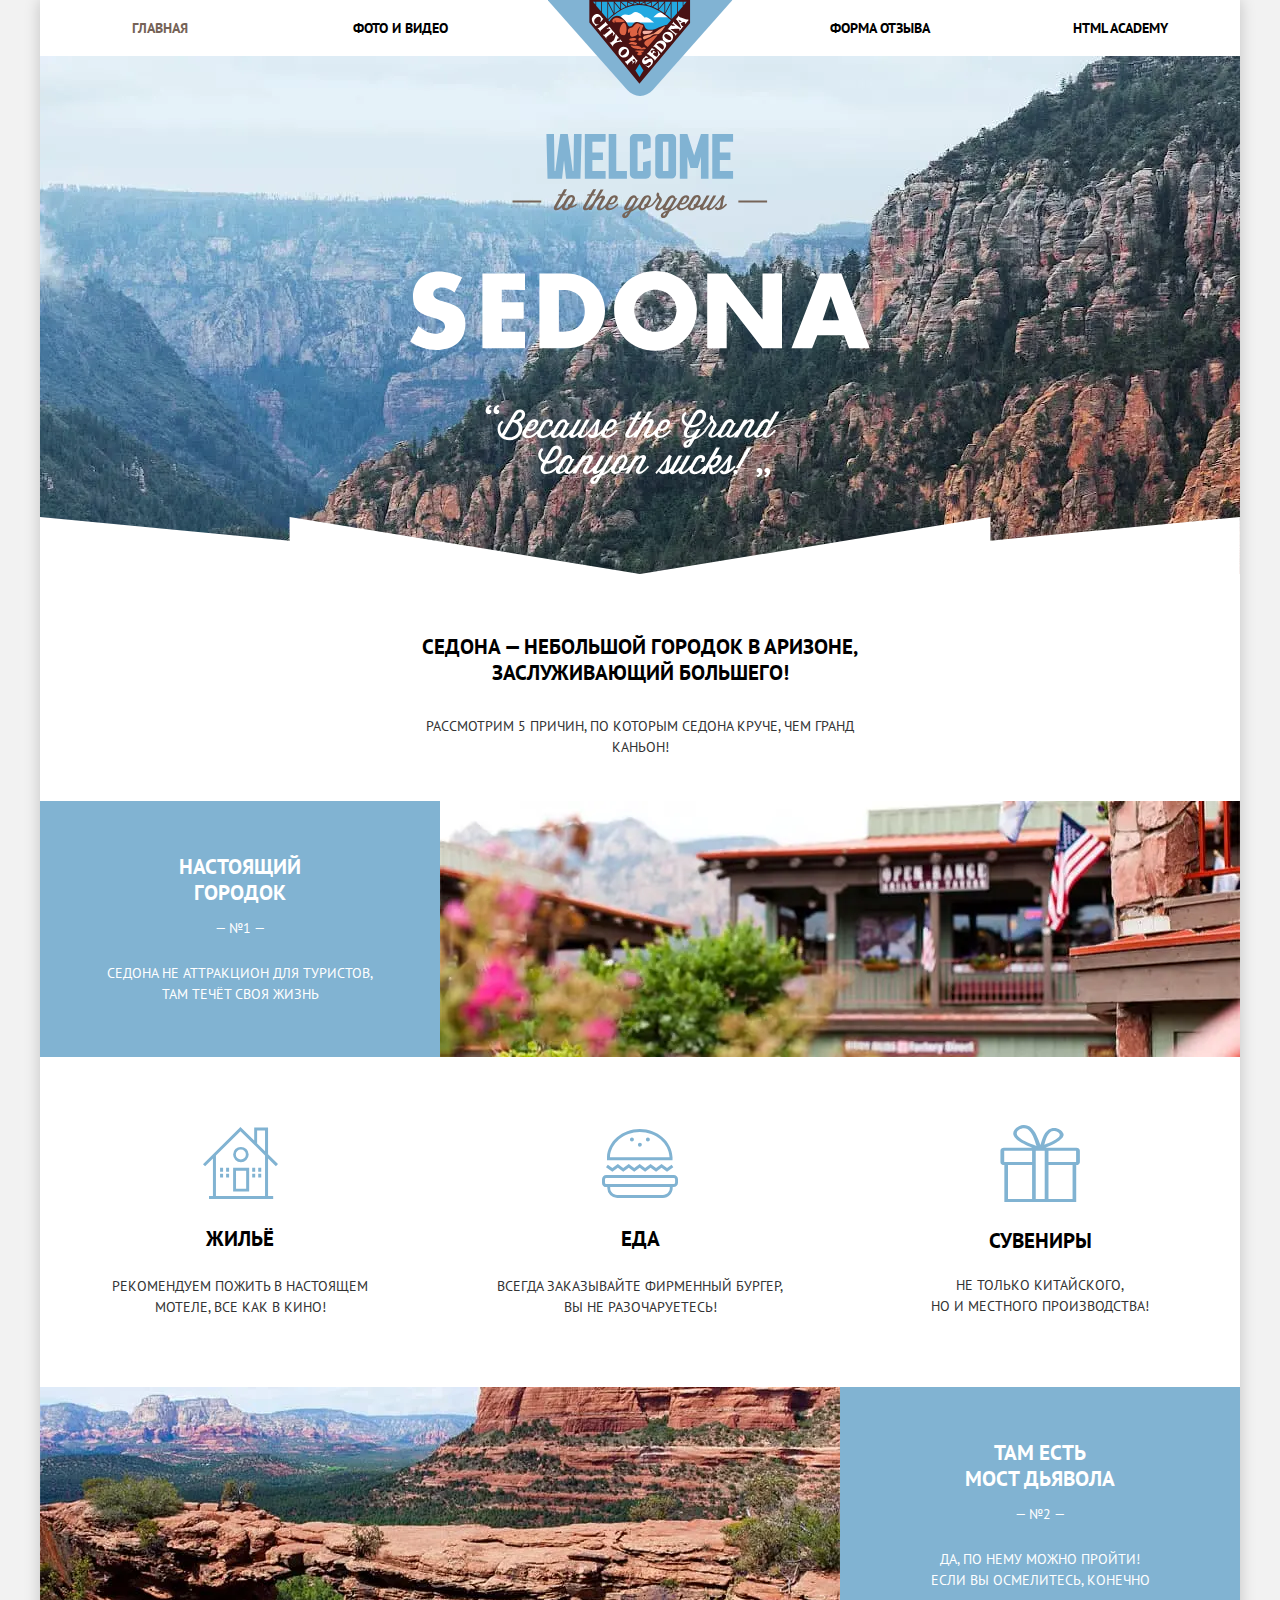
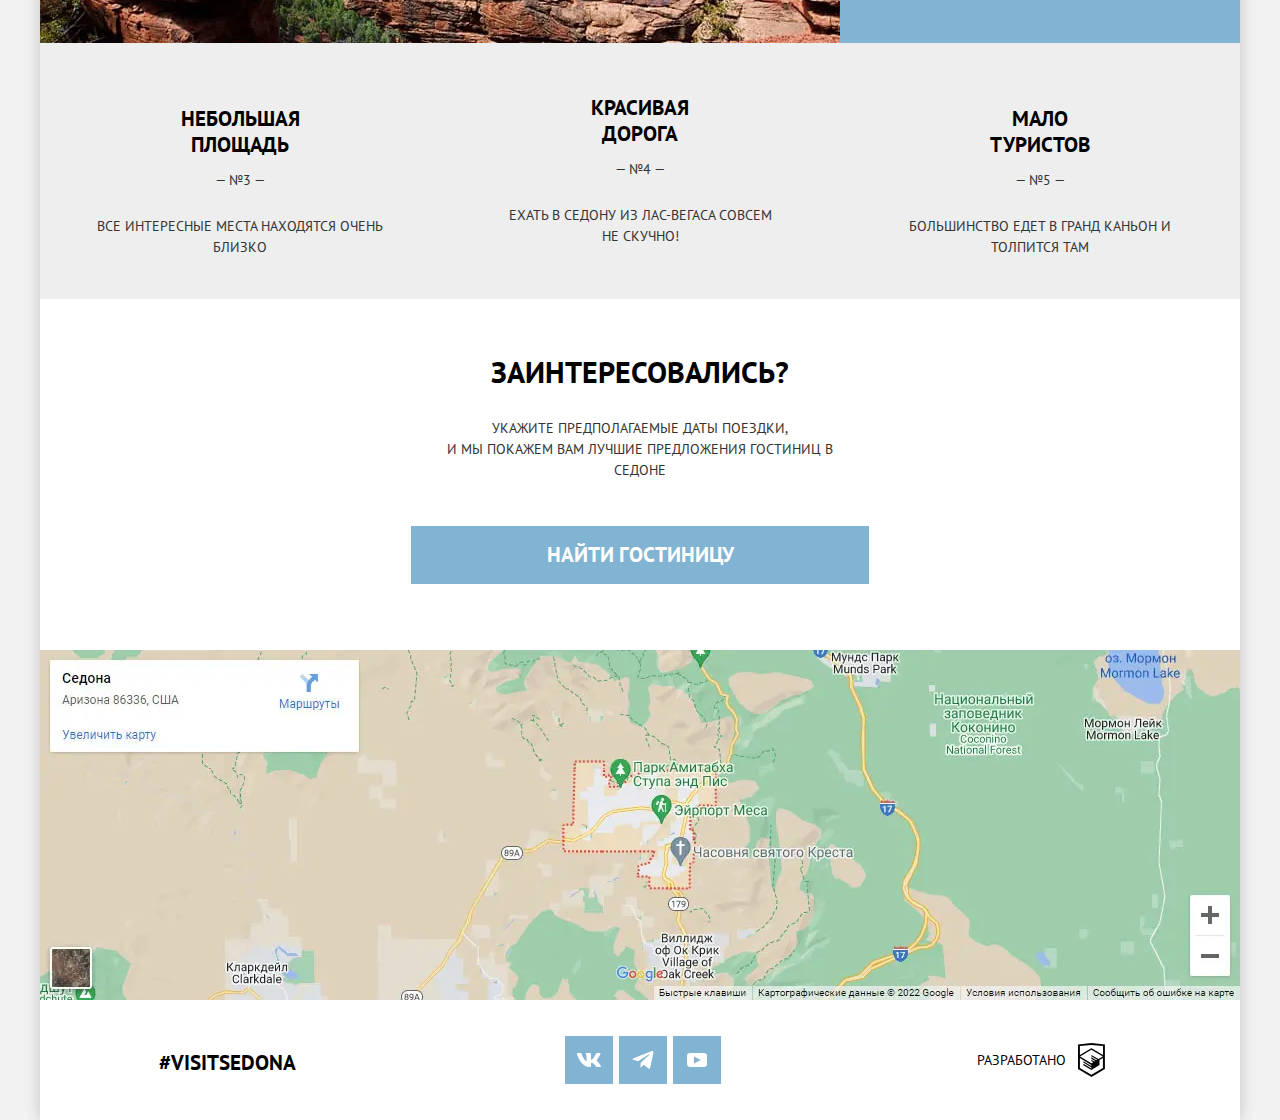
<file: index.html>
<!DOCTYPE html><html class="page" lang="ru"><head><meta charset="utf-8"><meta name="viewport" content="width=device-width,initial-scale=1"><title>HTML Academy: Седона</title><meta name="Description" content="Седона - небольшой городок в Аризоне, заслуживающий большего!"><meta name="theme-color" content="#81b3d2"><link rel="stylesheet" href="css/style.min.css"><link rel="preload" href="fonts/ptsans.woff2" type="font/woff2" as="font" crossorigin="anonymous"><link rel="preload" href="fonts/ptsansbold.woff2" type="font/woff2" as="font" crossorigin="anonymous"><link rel="preload" href="img/index/hero_banner_1200x518.webp" as="image"><link rel="icon" href="favicon.ico"><link rel="icon" href="img/favicon_32x32.svg" sizes="32x32" type="image/svg+xml"><link rel="apple-touch-icon" href="img/favicon_180x180.png" sizes="180x180" type="image/png"><link rel="manifest" href="manifest.webmanifest"></head><body class="page__body"><header class="main-header"><a class="main-header__logo"><img src="img/logo/logo_sedona.svg" width="185" height="96" alt="Логотип «Седона»."></a><nav class="main-navigation main-navigation--active"><button class="main-navigation__toggle" type="button"><span class="main-navigation__label"></span> <span class="visually-hidden">Открыть меню.</span></button><ul class="main-navigation__list"><li class="main-navigation__list-item main-navigation__list-item--active"><a class="main-navigation__list-link">Главная</a></li><li class="main-navigation__list-item"><a class="main-navigation__list-link" href="photo.html">Фото и видео</a></li><li class="main-navigation__list-item"><a class="main-navigation__list-link" href="form.html">Форма отзыва</a></li><li class="main-navigation__list-item"><a class="main-navigation__list-link" href="https://htmlacademy.ru/" target="_blank">HTML Academy</a></li></ul></nav></header><main class="main-container"><section class="hero"><div class="hero__wrapper"><h1 class="hero__title visually-hidden">Добро пожаловать в Седону.</h1><svg class="hero__icon hero__icon--flag" width="157.05" height="51.72" aria-hidden="true" focusable="false"><use xlink:href="img/hero/hero.svg#welcome_icon"></use></svg> <svg class="hero__icon" width="282" height="48.8" role="img" aria-label="Добро пожаловать в Седону." focusable="false"><use xlink:href="img/hero/hero.svg#sedona_icon"></use></svg> <svg class="hero__icon hero__icon--caption" width="180.31" height="48.47" aria-hidden="true" focusable="false"><use xlink:href="img/hero/hero.svg#sedona_caption"></use></svg></div></section><section class="intro"><div class="intro__wrapper"><h2 class="intro__title">Седона &mdash; небольшой городок в Аризоне, заслуживающий большего!</h2><p class="intro__subtitle">Рассмотрим 5 причин, по которым Седона круче, чем гранд каньон!</p></div></section><section class="advantages"><h2 class="visually-hidden">Преимущества.</h2><ul class="advantages__list"><li class="advantages__item advantages__item--large advantages__item--dark advantages__item--reverse"><picture class="advantages__container"><source type="image/webp" media="(min-width: 1200px)" srcset="img/index/sedona_small_town.webp, img/index/sedona_small_town@2x.webp 2x"><source type="image/webp" media="(min-width: 768px)" srcset="img/index/sedona_small_town_tablet.webp, img/index/sedona_small_town_tablet@2x.webp 2x"><source type="image/webp" srcset="img/index/sedona_small_town_mobile.webp, img/index/sedona_small_town_mobile@2x.webp 2x"><source media="(min-width: 1200px)" srcset="img/index/sedona_small_town.jpg, img/index/sedona_small_town@2x.jpg 2x"><source media="(min-width: 768px)" srcset="img/index/sedona_small_town_tablet.jpg, img/index/sedona_small_town_tablet@2x.jpg 2x"><img class="advantages__container-picture" src="img/index/sedona_small_town_mobile.jpg" srcset="img/index/sedona_small_town_mobile@2x.jpg 2x" width="520" height="260" alt="Настоящий городок Седона." loading="lazy"></picture><div class="advantages__wrapper"><h3 class="advantages__title advantages__title--1">Настоящий<br class="hide-mobile">городок</h3><p class="advantages__text">Седона не аттракцион для туристов, там течёт своя жизнь</p></div></li><li class="advantages__item advantages__wrapper advantages__item--house"><h3 class="advantages__title">Жильё</h3><p class="advantages__text">Рекомендуем пожить в настоящем мотеле, все как в кино!</p></li><li class="advantages__item advantages__wrapper advantages__item--burger"><h3 class="advantages__title">Еда</h3><p class="advantages__text">Всегда заказывайте фирменный бургер, Вы не разочаруетесь!</p></li><li class="advantages__item advantages__wrapper advantages__item--gift"><h3 class="advantages__title">Сувениры</h3><p class="advantages__text">Не только китайского,<br class="hide-mobile">но и местного производства!</p></li><li class="advantages__item advantages__item--dark advantages__item--large"><picture class="advantages__container"><source type="image/webp" media="(min-width: 1200px)" srcset="img/index/devil_bridge.webp, img/index/devil_bridge@2x.webp 2x"><source type="image/webp" media="(min-width: 768px)" srcset="img/index/devil_bridge_tablet.webp, img/index/devil_bridge_tablet@2x.webp 2x"><source type="image/webp" srcset="img/index/devil_bridge_mobile.webp, img/index/devil_bridge_mobile@2x.webp 2x"><source media="(min-width: 1200px)" srcset="img/index/devil_bridge.jpg, img/index/devil_bridge@2x.jpg 2x"><source media="(min-width: 768px)" srcset="img/index/devil_bridge_tablet.jpg, img/index/devil_bridge_tablet@2x.jpg 2x"><img class="advantages__container-picture" src="img/index/devil_bridge_mobile.jpg" srcset="img/index/devil_bridge_mobile@2x.jpg 2x" width="520" height="260" alt="Настоящий городок Седона." loading="lazy"></picture><div class="advantages__wrapper"><h3 class="advantages__title advantages__title--2">Там есть<br class="hide-mobile">мост дьявола</h3><p class="advantages__text">Да, по нему можно пройти! Если вы осмелитесь, конечно</p></div></li></ul><ul class="advantages__list advantages__list--conditions"><li class="advantages__item advantages__wrapper"><h3 class="advantages__title advantages__title--3">Небольшая<br class="hide-mobile">площадь</h3><p class="advantages__text">Все интересные места находятся очень близко</p></li><li class="advantages__item advantages__wrapper"><h3 class="advantages__title advantages__title--4">Красивая<br class="hide-mobile">дорога</h3><p class="advantages__text">Ехать в Седону из Лас-Вегаса совсем<br class="hide-mobile">не скучно!</p></li><li class="advantages__item advantages__wrapper"><h3 class="advantages__title advantages__title--5">Мало<br class="hide-mobile">туристов</h3><p class="advantages__text">Большинство едет в Гранд Каньон и толпится там</p></li></ul></section><section class="search-hotels"><div class="search-hotels__wrapper"><h2 class="search-hotels__title">Заинтересовались?</h2><p class="search-hotels__description">Укажите предполагаемые даты поездки,<br class="hide-mobile">и мы покажем вам лучшие предложения гостиниц в Седоне</p><a href="catalog.html" class="button button--primary button--search-hotels">Найти гостиницу</a></div></section><section class="map"><h2 class="map__title visually-hidden">Карта Седоны.</h2><div class="map__container"></div></section></main><footer class="main-footer"><div class="main-footer__wrapper"><div class="main-footer__tagline">#visitsedona</div><div class="main-footer__social social"><span class="social__title visually-hidden">Давайте дружить!</span><ul class="social__list"><li class="social__item"><a class="social__link" href="https://vk.com/htmlacademy" target="_blank"><svg class="social__icon" width="24" height="14" role="img"><use xlink:href="img/sprite.svg#vk-icon"></use></svg> <span class="visually-hidden">Мы в Вконтакте.</span></a></li><li class="social__item"><a class="social__link" href="https://t.me/htmlacademy" target="_blank"><svg class="social__icon" width="22" height="18" role="img"><use xlink:href="img/sprite.svg#tg-icon"></use></svg> <span class="visually-hidden">Мы в Телеграме.</span></a></li><li class="social__item"><a class="social__link" href="https://www.youtube.com/user/htmlacademyru"><svg class="social__icon" width="20" height="14" role="img"><use xlink:href="img/sprite.svg#youtube-icon"></use></svg> <span class="visually-hidden">Мы в Ютубе.</span></a></li></ul></div><div class="main-footer__copyright copyright"><a class="copyright__link" href="https://htmlacademy.ru/intensive/adaptive" target="_blank"><span class="copyright__text">Разработано</span> <svg class="copyright__icon" width="27" height="35" role="img"><use xlink:href="img/sprite.svg#copyright-icon"></use></svg> <span class="visually-hidden">HTML Academy.</span></a></div></div></footer><script src="js/script.js"></script></body></html>
</file>
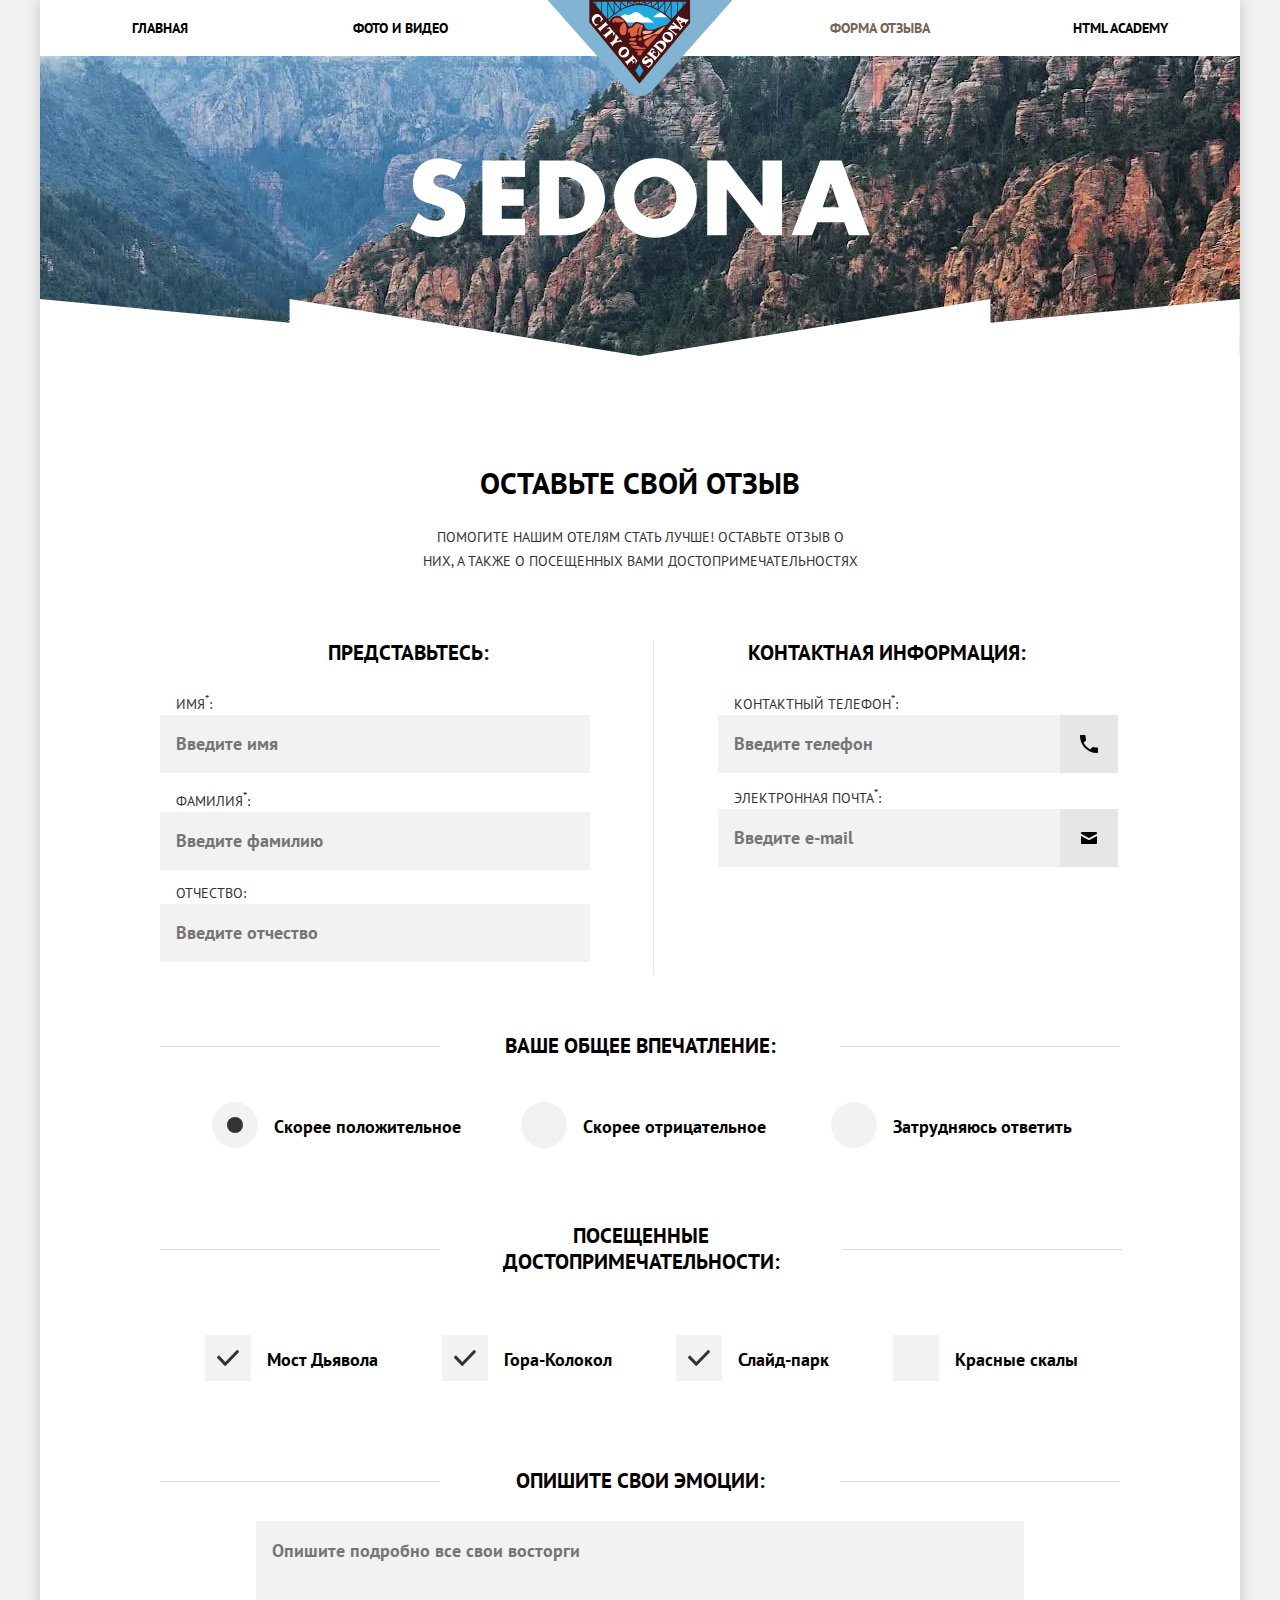
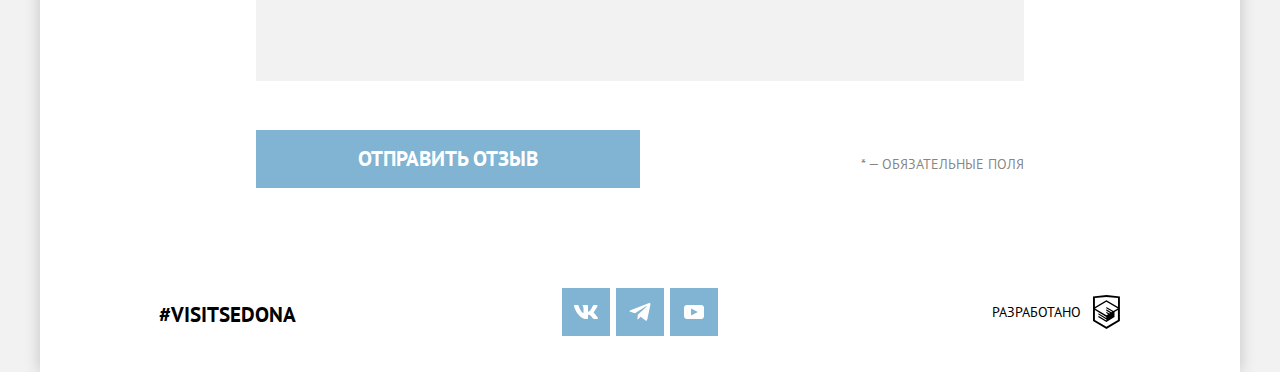
<file: form.html>
<!DOCTYPE html><html class="page" lang="ru"><head><meta charset="utf-8"><meta name="viewport" content="width=device-width,initial-scale=1"><title>HTML Academy: Форма отзыва</title><meta name="Description" content="Седона - небольшой городок в Аризоне, заслуживающий большего!"><meta name="theme-color" content="#81b3d2"><link rel="stylesheet" href="css/style.min.css"><link rel="preload" href="fonts/ptsans.woff2" type="font/woff2" as="font" crossorigin="anonymous"><link rel="preload" href="fonts/ptsansbold.woff2" type="font/woff2" as="font" crossorigin="anonymous"><link rel="preload" href="img/index/hero_banner_1200x518.webp" as="image"><link rel="icon" href="favicon.ico"><link rel="icon" href="img/favicon_32x32.svg" sizes="32x32" type="image/svg+xml"><link rel="apple-touch-icon" href="img/favicon_180x180.png" sizes="180x180" type="image/png"><link rel="manifest" href="manifest.webmanifest"></head><body class="page__body"><header class="main-header"><a class="main-header__logo" href="index.html"><img src="img/logo/logo_sedona.svg" width="185" height="96" alt="Логотип «Седона»."></a><nav class="main-navigation main-navigation--active"><button class="main-navigation__toggle" type="button"><span class="main-navigation__label"></span> <span class="visually-hidden">Открыть меню.</span></button><ul class="main-navigation__list"><li class="main-navigation__list-item"><a class="main-navigation__list-link" href="index.html">Главная</a></li><li class="main-navigation__list-item"><a class="main-navigation__list-link" href="photo.html">Фото и видео</a></li><li class="main-navigation__list-item main-navigation__list-item--active"><a class="main-navigation__list-link" href="form.html">Форма отзыва</a></li><li class="main-navigation__list-item"><a class="main-navigation__list-link" href="https://htmlacademy.ru/" target="_blank">HTML Academy</a></li></ul></nav></header><main class="main-container"><section class="hero hero--inner"><div class="hero__wrapper"><h1 class="hero__title visually-hidden">Форма отзыва.</h1><svg class="hero__icon" width="230" height="40" role="img" aria-label="Добро пожаловать в Седону." focusable="false"><use xlink:href="img/hero/hero.svg#sedona_icon"></use></svg></div></section><section class="intro intro--form"><div class="intro__wrapper"><h2 class="intro__title">Оставьте свой отзыв</h2><p class="intro__subtitle">Помогите нашим отелям стать лучше! оставьте отзыв о них, а также о посещенных вами достопримечательностях</p></div></section><section class="form"><h2 class="visually-hidden">Заполните форму.</h2><form class="form__container" action="https://echo.htmlacademy.ru/courses" method="post" novalidate><fieldset class="form__group"><h3 class="form__title">Представьтесь:</h3><label class="form__label" for="first-name"><span class="form__text">Имя<sup>*</sup>:</span> <input class="form__input" id="first-name" name="first-name" type="text" value="" placeholder="Введите имя" required></label> <label class="form__label" for="last-name"><span class="form__text">Фамилия<sup>*</sup>:</span> <input class="form__input" id="last-name" name="last-name" type="text" value="" placeholder="Введите фамилию" required></label> <label class="form__label" for="patronymic"><span class="form__text">Отчество:</span> <input class="form__input" id="patronymic" name="patronymic" type="text" value="" placeholder="Введите отчество"></label></fieldset><fieldset class="form__group"><h3 class="form__title">Контактная информация:</h3><label class="form__label form__label--phone" for="phone-number"><span class="form__text">Контактный телефон<sup>*</sup>:</span> <input class="form__input" id="phone-number" name="phone-number" type="tel" value="" placeholder="Введите телефон" required oninput="this.value = this.value.replace(/[^0-9\+]/g, '');"></label> <label class="form__label form__label--email" for="email"><span class="form__text">Электронная почта<sup>*</sup>:</span> <input class="form__input" id="email" name="email" type="email" value="" placeholder="Введите e-mail" required></label></fieldset><fieldset class="form__group"><h3 class="form__title form__title--bordered">Ваше общее впечатление:</h3><ul class="form__list control control--radio"><li class="control__item"><label class="control__label"><input class="control__input visually-hidden" type="radio" name="impression" value="positive" checked="checked"> <span class="control__mark"></span> <span class="control__text">Скорее положительное</span></label></li><li class="control__item"><label class="control__label"><input class="control__input visually-hidden" type="radio" name="impression" value="negative"> <span class="control__mark"></span> <span class="control__text">Скорее отрицательное</span></label></li><li class="control__item"><label class="control__label"><input class="control__input visually-hidden" type="radio" name="impression" value="na"> <span class="control__mark"></span> <span class="control__text">Затрудняюсь ответить</span></label></li></ul></fieldset><fieldset class="form__group"><h3 class="form__title form__title--bordered">Посещенные<br>достопримечательности:</h3><ul class="form__list control control--checkbox"><li class="control__item"><label class="control__label"><input class="control__input visually-hidden" type="checkbox" name="bridge-of-devil" checked="checked"> <span class="control__mark"></span> <span class="control__text">Мост Дьявола</span></label></li><li class="control__item"><label class="control__label"><input class="control__input visually-hidden" type="checkbox" name="mountain-bell" checked="checked"> <span class="control__mark"></span> <span class="control__text">Гора-Колокол</span></label></li><li class="control__item"><label class="control__label"><input class="control__input visually-hidden" type="checkbox" name="slide-park" checked="checked"> <span class="control__mark"></span> <span class="control__text">Слайд-парк</span></label></li><li class="control__item"><label class="control__label"><input class="control__input visually-hidden" type="checkbox" name="red-rocks"> <span class="control__mark"></span> <span class="control__text">Красные скалы</span></label></li></ul></fieldset><fieldset class="form__group"><h3 class="form__title form__title--bordered">Опишите свои эмоции:</h3><label class="visually-hidden" for="comment">Опишите свои эмоции</label> <textarea class="form__comment" id="comment" name="comment" placeholder="Опишите подробно все свои восторги"></textarea></fieldset><div class="form__button-container"><button class="button button--primary button--form" id="submit" type="submit">Отправить отзыв</button><div class="form__caption">* &mdash; обязательные поля</div></div></form></section></main><footer class="main-footer main-footer--inner"><div class="main-footer__wrapper"><div class="main-footer__tagline">#visitsedona</div><div class="main-footer__social social"><span class="social__title visually-hidden">Давайте дружить!</span><ul class="social__list"><li class="social__item"><a class="social__link" href="https://vk.com/htmlacademy" target="_blank"><svg class="social__icon" width="24" height="14" role="img"><use xlink:href="img/sprite.svg#vk-icon"></use></svg> <span class="visually-hidden">Мы в Вконтакте.</span></a></li><li class="social__item"><a class="social__link" href="https://t.me/htmlacademy" target="_blank"><svg class="social__icon" width="22" height="18" role="img"><use xlink:href="img/sprite.svg#tg-icon"></use></svg> <span class="visually-hidden">Мы в Телеграме.</span></a></li><li class="social__item"><a class="social__link" href="https://www.youtube.com/user/htmlacademyru"><svg class="social__icon" width="20" height="14" role="img"><use xlink:href="img/sprite.svg#youtube-icon"></use></svg> <span class="visually-hidden">Мы в Ютубе.</span></a></li></ul></div><div class="main-footer__copyright copyright"><a class="copyright__link" href="https://htmlacademy.ru/intensive/adaptive" target="_blank"><span class="copyright__text">Разработано</span> <svg class="copyright__icon" width="27" height="35" role="img"><use xlink:href="img/sprite.svg#copyright-icon"></use></svg> <span class="visually-hidden">HTML Academy.</span></a></div></div></footer><div class="error"><div class="error__wrapper"><h2 class="error__title">Что-то пошло не так!</h2><p class="error__description">Проверьте поля, выделенные красным, скорее всего вы забыли их заполнить</p><button class="button button--primary button--error" id="error-button" type="button">Ок</button></div></div><div class="success"><div class="success__wrapper"><div class="success__content"><h2 class="success__title">Ваш отзыв отправлен</h2><p class="success__description">Спасибо за ваше участие, ваш отзыв уже поступил к нам.<br>В ближайшее время мы опубликуем его на сайте.</p></div><div class="success__button-container"><button class="button button--primary button--success" id="success-button" type="button">Закрыть окно</button></div></div></div><script src="js/script.js"></script><script src="js/form.js"></script></body></html>
</file>
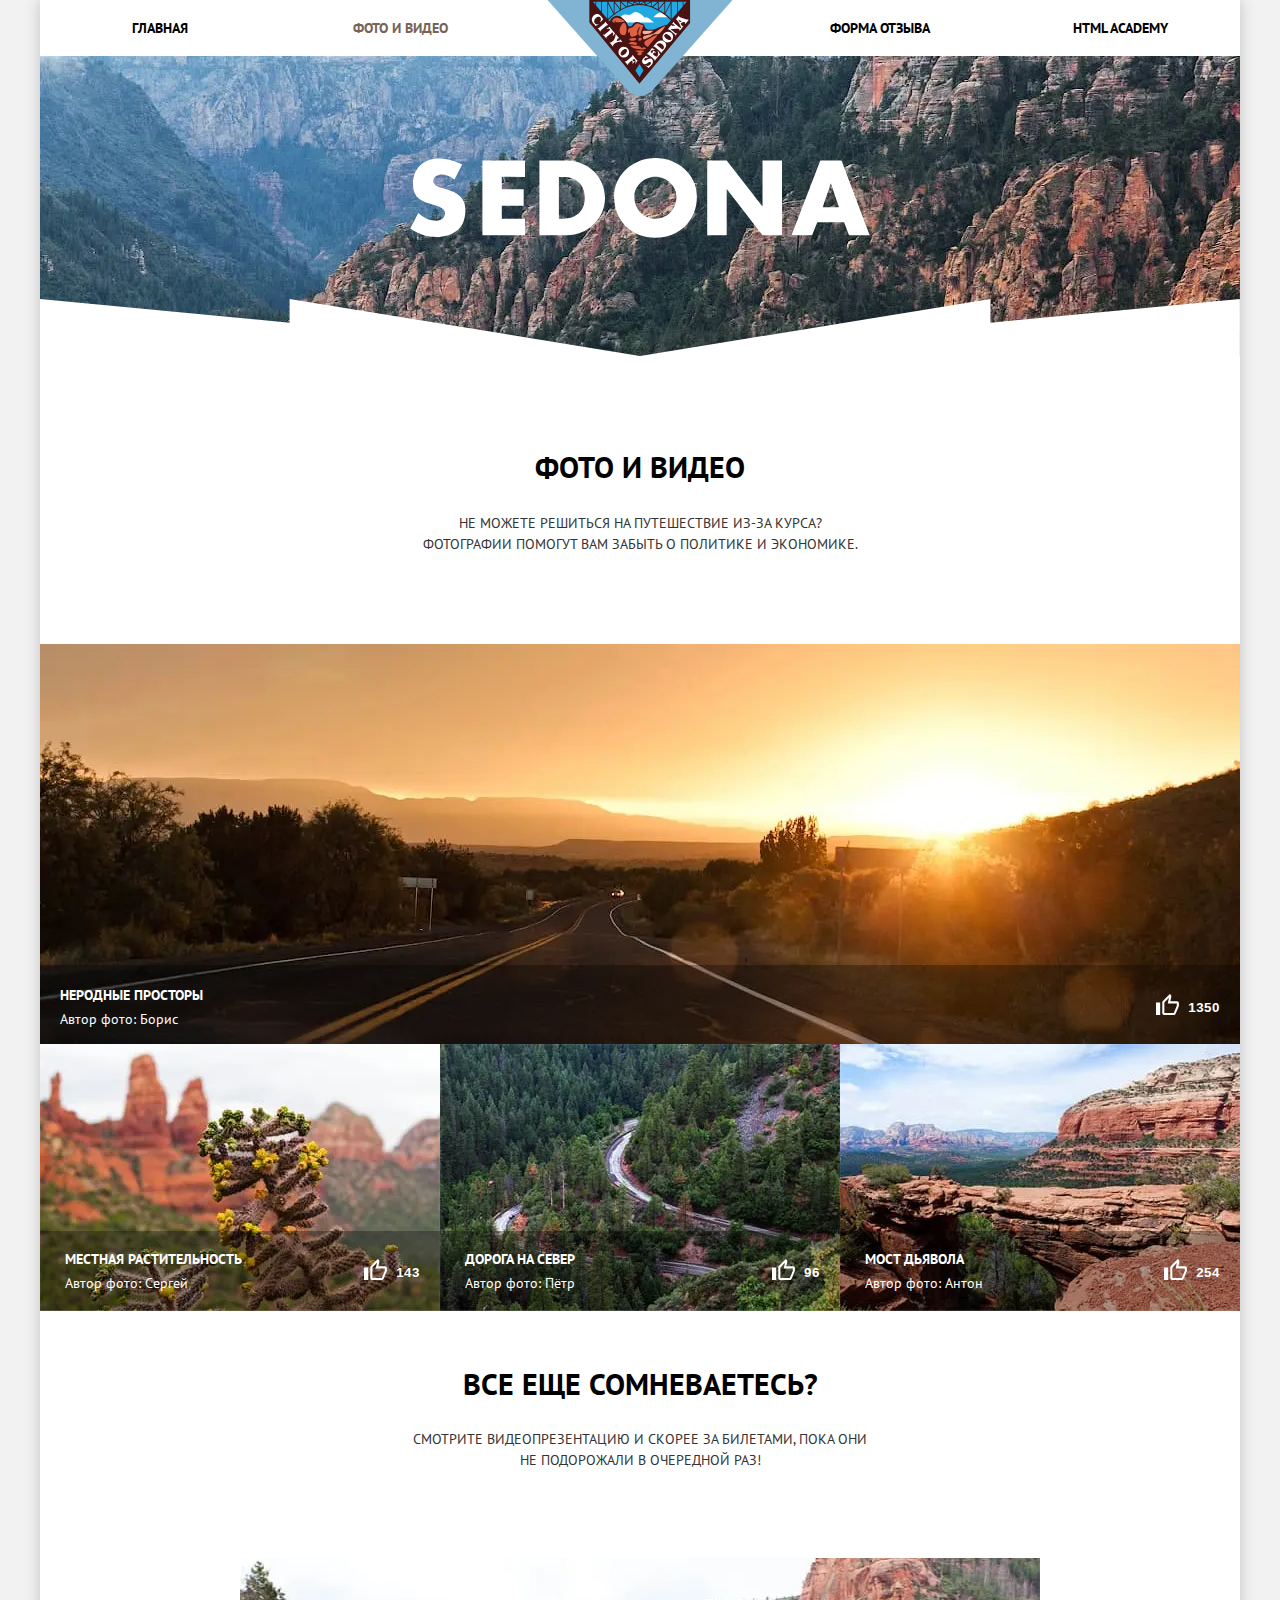
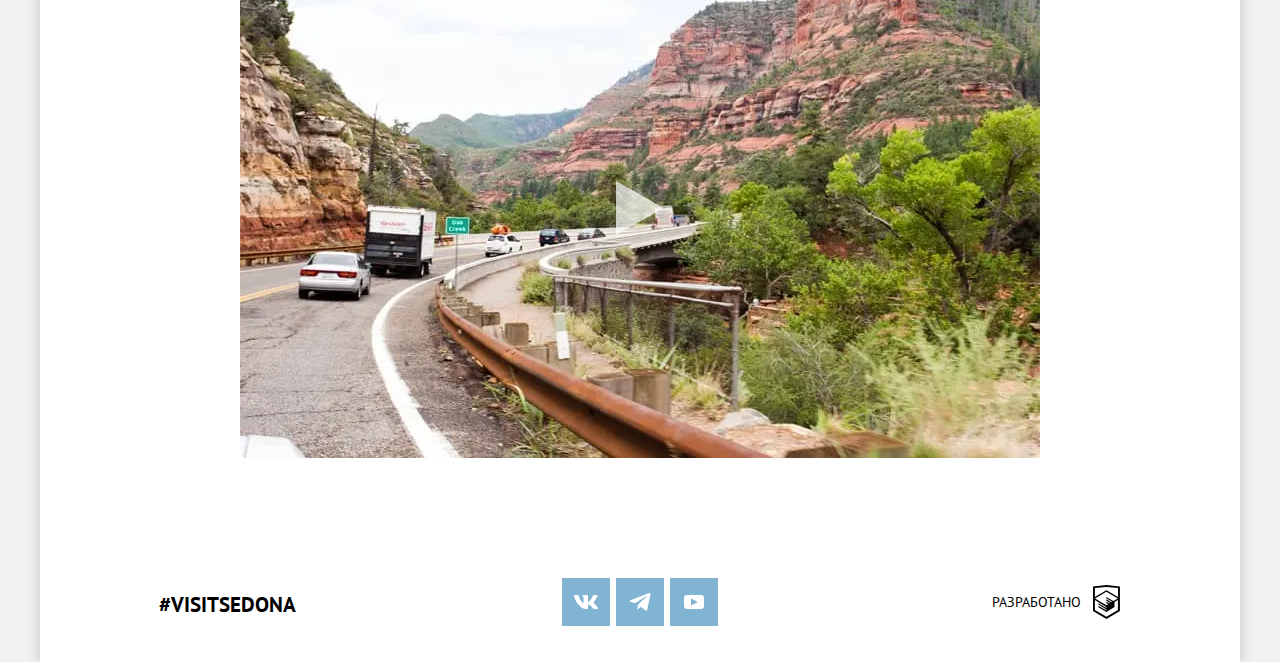
<file: photo.html>
<!DOCTYPE html><html class="page" lang="ru"><head><meta charset="utf-8"><meta name="viewport" content="width=device-width,initial-scale=1"><title>HTML Academy: Каталог</title><meta name="Description" content="Седона - небольшой городок в Аризоне, заслуживающий большего!"><meta name="theme-color" content="#81b3d2"><link rel="stylesheet" href="css/style.min.css"><link rel="preload" href="fonts/ptsans.woff2" type="font/woff2" as="font" crossorigin="anonymous"><link rel="preload" href="fonts/ptsansbold.woff2" type="font/woff2" as="font" crossorigin="anonymous"><link rel="preload" href="img/index/hero_banner_1200x518.webp" as="image"><link rel="icon" href="favicon.ico"><link rel="icon" href="img/favicon_32x32.svg" sizes="32x32" type="image/svg+xml"><link rel="apple-touch-icon" href="img/favicon_180x180.png" sizes="180x180" type="image/png"><link rel="manifest" href="manifest.webmanifest"></head><body class="page__body"><header class="main-header"><a class="main-header__logo" href="index.html"><img src="img/logo/logo_sedona.svg" width="185" height="96" alt="Логотип «Седона»."></a><nav class="main-navigation main-navigation--active"><button class="main-navigation__toggle" type="button"><span class="main-navigation__label"></span> <span class="visually-hidden">Открыть меню.</span></button><ul class="main-navigation__list"><li class="main-navigation__list-item"><a class="main-navigation__list-link" href="index.html">Главная</a></li><li class="main-navigation__list-item main-navigation__list-item--active"><a class="main-navigation__list-link" href="photo.html">Фото и видео</a></li><li class="main-navigation__list-item"><a class="main-navigation__list-link" href="form.html">Форма отзыва</a></li><li class="main-navigation__list-item"><a class="main-navigation__list-link" href="https://htmlacademy.ru/" target="_blank">HTML Academy</a></li></ul></nav></header><main class="main-container"><section class="hero hero--inner"><div class="hero__wrapper"><h1 class="hero__title visually-hidden">Каталог.</h1><svg class="hero__icon" width="230" height="40" role="img" aria-label="Добро пожаловать в Седону." focusable="false"><use xlink:href="img/hero/hero.svg#sedona_icon"></use></svg></div></section><section class="intro intro--catalog"><div class="intro__wrapper"><h2 class="intro__title">Фото и видео</h2><p class="intro__subtitle">Не можете решиться на путешествие из-за курса? Фотографии помогут вам забыть о политике и экономике.</p></div></section><section class="photo"><h2 class="visually-hidden">Фото.</h2><ul class="photo__list"><li class="photo__item photo__item--large"><div class="photo__item-wrapper"><a class="photo__link" href="img/catalog/not_native_places.jpg"><picture><source type="image/webp" media="(min-width: 1200px)" srcset="img/catalog/not_native_places.webp, img/catalog/not_native_places@2x.webp 2x"><source type="image/webp" media="(min-width: 768px)" srcset="img/catalog/not_native_places_tablet.webp, img/catalog/not_native_places_tablet@2x.webp 2x"><source type="image/webp" srcset="img/catalog/not_native_places_mobile.webp, img/catalog/not_native_places_mobile@2x.webp 2x"><source media="(min-width: 1200px)" srcset="img/catalog/not_native_places.jpg, img/catalog/not_native_places@2x.jpg 2x"><source media="(min-width: 768px)" srcset="img/catalog/not_native_places_tablet.jpg, img/catalog/not_native_places_tablet@2x.jpg 2x"><img class="photo__item-media" src="img/catalog/not_native_places_mobile.jpg" srcset="img/catalog/not_native_places_mobile@2x.jpg 2x" width="280" height="280" alt="Неродные просторы." loading="lazy"></picture></a><div class="photo__item-content"><h3 class="photo__item-title">Неродные просторы</h3><p class="photo__item-description">Автор фото: Борис</p><button type="button" class="photo__item-likes">1350</button></div></div></li><li class="photo__item"><div class="photo__item-wrapper"><a class="photo__link" href="img/catalog/local_vegetation.jpg"><picture><source type="image/webp" media="(min-width: 1200px)" srcset="img/catalog/local_vegetation.webp, img/catalog/local_vegetation@2x.webp 2x"><source type="image/webp" media="(min-width: 768px)" srcset="img/catalog/local_vegetation_tablet.webp, img/catalog/local_vegetation_tablet@2x.webp 2x"><source type="image/webp" srcset="img/catalog/local_vegetation_mobile.webp, img/catalog/local_vegetation_mobile@2x.webp 2x"><source media="(min-width: 1200px)" srcset="img/catalog/local_vegetation.jpg, img/catalog/local_vegetation@2x.jpg 2x"><source media="(min-width: 768px)" srcset="img/catalog/local_vegetation_tablet.jpg, img/catalog/local_vegetation_tablet@2x.jpg 2x"><img class="photo__item-media" src="img/catalog/local_vegetation_mobile.jpg" srcset="img/catalog/local_vegetation_mobile@2x.jpg 2x" width="280" height="280" alt="Местная растительность." loading="lazy"></picture></a><div class="photo__item-content"><h3 class="photo__item-title">Местная растительность</h3><p class="photo__item-description">Автор фото: Сергей</p><button type="button" class="photo__item-likes">143</button></div></div></li><li class="photo__item"><div class="photo__item-wrapper"><a class="photo__link" href="img/catalog/road_north.jpg"><picture><source type="image/webp" media="(min-width: 1200px)" srcset="img/catalog/road_north.webp, img/catalog/road_north@2x.webp 2x"><source type="image/webp" media="(min-width: 768px)" srcset="img/catalog/road_north_tablet.webp, img/catalog/road_north_tablet@2x.webp 2x"><source type="image/webp" srcset="img/catalog/road_north_mobile.webp, img/catalog/road_north_mobile@2x.webp 2x"><source media="(min-width: 1200px)" srcset="img/catalog/road_north.jpg, img/catalog/road_north@2x.jpg 2x"><source media="(min-width: 768px)" srcset="img/catalog/road_north_tablet.jpg, img/catalog/road_north_tablet@2x.jpg 2x"><img class="photo__item-media" src="img/catalog/road_north_mobile.jpg" srcset="img/catalog/road_north_mobile@2x.jpg 2x" width="280" height="280" alt="Дорога на север." loading="lazy"></picture></a><div class="photo__item-content"><h3 class="photo__item-title">Дорога на север</h3><p class="photo__item-description">Автор фото: Пётр</p><button type="button" class="photo__item-likes">96</button></div></div></li><li class="photo__item"><div class="photo__item-wrapper"><a class="photo__link" href="img/catalog/bridge_of_devil.jpg"><picture><source type="image/webp" media="(min-width: 1200px)" srcset="img/catalog/bridge_of_devil.webp, img/catalog/bridge_of_devil@2x.webp 2x"><source type="image/webp" media="(min-width: 768px)" srcset="img/catalog/bridge_of_devil_tablet.webp, img/catalog/bridge_of_devil_tablet@2x.webp 2x"><source type="image/webp" srcset="img/catalog/bridge_of_devil_mobile.webp, img/catalog/bridge_of_devil_mobile@2x.webp 2x"><source media="(min-width: 1200px)" srcset="img/catalog/bridge_of_devil.jpg, img/catalog/bridge_of_devil@2x.jpg 2x"><source media="(min-width: 768px)" srcset="img/catalog/bridge_of_devil_tablet.jpg, img/catalog/bridge_of_devil_tablet@2x.jpg 2x"><img class="photo__item-media" src="img/catalog/bridge_of_devil_mobile.jpg" srcset="img/catalog/bridge_of_devil_mobile@2x.jpg 2x" width="280" height="280" alt="Мост Дьявола." loading="lazy"></picture></a><div class="photo__item-content"><h3 class="photo__item-title">Мост Дьявола</h3><p class="photo__item-description">Автор фото: Антон</p><button type="button" class="photo__item-likes">254</button></div></div></li></ul></section><section class="video"><div class="video__wrapper"><h2 class="video__title">Все еще сомневаетесь?</h2><p class="video__description">Смотрите видеопрезентацию и скорее за билетами, пока они не подорожали в очередной раз!</p><div class="video__container"><picture><source type="image/webp" media="(min-width: 1200px)" srcset="img/catalog/video_thumbnail.webp"><source type="image/webp" media="(min-width: 768px)" srcset="img/catalog/video_thumbnail_tablet.webp"><source type="image/webp" srcset="img/catalog/video_thumbnail_mobile.webp"><source media="(min-width: 1200px)" srcset="img/catalog/video_thumbnail.jpg"><source media="(min-width: 768px)" srcset="img/catalog/video_thumbnail_tablet.jpg"><img class="video__thumbnail" src="img/catalog/video_thumbnail_mobile.jpg" width="280" height="177" alt="Видеопрезентация." loading="lazy"></picture><button type="button" class="video__button"></button></div></div></section></main><footer class="main-footer main-footer--inner"><div class="main-footer__wrapper"><div class="main-footer__tagline">#visitsedona</div><div class="main-footer__social social"><span class="social__title visually-hidden">Давайте дружить!</span><ul class="social__list"><li class="social__item"><a class="social__link" href="https://vk.com/htmlacademy" target="_blank"><svg class="social__icon" width="24" height="14" role="img"><use xlink:href="img/sprite.svg#vk-icon"></use></svg> <span class="visually-hidden">Мы в Вконтакте.</span></a></li><li class="social__item"><a class="social__link" href="https://t.me/htmlacademy" target="_blank"><svg class="social__icon" width="22" height="18" role="img"><use xlink:href="img/sprite.svg#tg-icon"></use></svg> <span class="visually-hidden">Мы в Телеграме.</span></a></li><li class="social__item"><a class="social__link" href="https://www.youtube.com/user/htmlacademyru"><svg class="social__icon" width="20" height="14" role="img"><use xlink:href="img/sprite.svg#youtube-icon"></use></svg> <span class="visually-hidden">Мы в Ютубе.</span></a></li></ul></div><div class="main-footer__copyright copyright"><a class="copyright__link" href="https://htmlacademy.ru/intensive/adaptive" target="_blank"><span class="copyright__text">Разработано</span> <svg class="copyright__icon" width="27" height="35" role="img"><use xlink:href="img/sprite.svg#copyright-icon"></use></svg> <span class="visually-hidden">HTML Academy.</span></a></div></div></footer><script src="js/script.js"></script></body></html>
</file>
<file: css/style.min.css>
@charset "UTF-8";@font-face{font-family:"PT Sans";font-style:normal;font-weight:400;src:url(../fonts/ptsans.woff2)format("woff2");font-display:swap}@font-face{font-family:"PT Sans";font-style:normal;font-weight:700;src:url(../fonts/ptsansbold.woff2)format("woff2");font-display:swap}.visually-hidden{position:absolute;width:1px;height:1px;margin:-1px;padding:0;border:0;clip:rect(0 0 0 0);overflow:hidden}@media (max-width:767px){.hide-mobile{display:none}}.page{height:100%}.page__body{display:flex;flex-direction:column;min-height:100%;min-width:320px;max-width:1200px;margin:0 auto;font-size:14px;font-family:"PT Sans","Arial",sans-serif;line-height:21px;color:#333;background-color:#f2f2f2;box-shadow:0 0 15px rgba(0,0,0,.2)}.main-header{position:relative;min-height:304px;background-color:#fff}@media (min-width:768px){.main-header{min-height:56px}}.main-header__logo{position:absolute;top:248px;left:50%;transform:translateX(-50%);outline:0}.main-header__logo:focus{outline:2px solid #83b3d3;outline-offset:0}@media (min-width:768px){.main-header__logo{top:0;z-index:2}}.main-navigation{top:0;left:0;right:0}@media (min-width:768px){.main-navigation{position:relative}}.main-navigation__list{display:none;margin:0;list-style-type:none;-webkit-padding-start:0;padding-inline-start:0}@media (min-width:768px){.main-navigation__list{display:grid;grid-template-columns:19.92% 19.92% 1fr 19.92% 19.92%}}@media (min-width:1200px){.main-navigation__list{display:grid;grid-template-columns:240px 240px 1fr 240px 240px}}.main-navigation__list-item{box-sizing:border-box}@media (min-width:768px){.main-navigation__list-item{padding:0 10px}}.main-navigation__list-link{display:block;padding:18px 17px 10px;font-size:18px;line-height:26px;font-weight:700;color:#fff;background-color:#81b3d2;text-align:center;text-transform:uppercase;text-decoration:none;box-shadow:0 1px 0 rgba(1,1,1,.2);border-top:1px solid #9ac2db;border-bottom:1px solid rgba(1,1,1,.2);transition:all .2s ease-in-out;box-sizing:border-box}.main-navigation__list-link:hover{background-color:#669ec0}.main-navigation__list-link:focus{background-color:#669ec0}.main-navigation__list-link:active{color:rgba(255,255,255,.3);background-color:#5496bd}@media (min-width:768px){.main-navigation__list-link{padding:18px 0 17px;font-size:14px;line-height:21px;text-align:center;color:#000;background-color:#fff;border:0;box-shadow:none;outline:0}.main-navigation__list-link:hover{color:#81b3d2;background-color:transparent}.main-navigation__list-link:focus{color:#81b3d2;background-color:transparent}.main-navigation__list-link:active{color:rgba(0,0,0,.3);background-color:transparent}}@media (min-width:1200px){.main-navigation__list-link{width:220px}}.main-navigation__list-item:last-child .main-navigation__list-link{border-bottom:none;position:relative}.main-navigation__list-item:last-child .main-navigation__list-link::after{content:"";position:absolute;bottom:0;left:0;right:0;height:7px;background:linear-gradient(180deg,transparent 0,rgba(0,0,0,.2) 100%)}@media (min-width:768px){.main-navigation__list-item:last-child .main-navigation__list-link::after{height:0}}.main-navigation__list-item--active .main-navigation__list-link:active,.main-navigation__list-item--active .main-navigation__list-link:hover{background-color:#ccc}@media (min-width:768px){.main-navigation__list-item--active .main-navigation__list-link{color:#766357;background-color:inherit;border-top:none}.main-navigation__list-item--active .main-navigation__list-link:active,.main-navigation__list-item--active .main-navigation__list-link:hover{color:#766357;background-color:transparent}}.main-navigation__list-item:first-child .main-navigation__list-link{border-top:none}.main-navigation__toggle{position:absolute;top:0;right:4px;display:none;width:56px;height:56px;padding:17px;background-color:transparent;border:0;box-sizing:border-box}.main-navigation__toggle:hover{opacity:.6}.main-navigation__toggle:focus{opacity:.6}.main-navigation__toggle:active,.social__link:active .social__icon{opacity:.3}@media (min-width:768px){.main-navigation__toggle{position:absolute;width:1px;height:1px;margin:-1px;padding:0;border:0;clip:rect(0 0 0 0);overflow:hidden}}.main-navigation__label{position:relative;display:block;height:4px;background-color:#81b3d2}.main-navigation__label::after,.main-navigation__label::before{content:"";position:absolute;left:0;width:22px;height:4px;background-color:#81b3d2}.main-navigation__label::before{top:-10px}.main-navigation__label::after{top:10px}.main-navigation--active.main-navigation{position:absolute}@media (min-width:768px){.main-navigation--active.main-navigation{position:relative}}.main-navigation--active .main-navigation__list{display:grid}.main-navigation--active .main-navigation__label{background-color:transparent}.main-navigation--active .main-navigation__label::after,.main-navigation--active .main-navigation__label::before{top:-2px;left:-2px;width:26px;height:4px;background:#fff;transform-origin:50% 50%}.main-navigation--active .main-navigation__label::before{transform:rotate(45deg)}.main-navigation--active .main-navigation__label::after{transform:rotate(-45deg)}@media (min-width:768px){.main-navigation__list-item:nth-child(4n+3){grid-column-start:4}}.main-footer{padding-top:28px;padding-bottom:23px;text-align:center;background-color:#fff}@media (min-width:768px){.main-footer{padding:36px 0}}.main-footer__wrapper{padding:0 18px}@media (min-width:768px){.main-footer__wrapper{display:flex;align-items:center;padding:0 45px}}@media (min-width:1200px){.main-footer__wrapper{padding:0 104px}}.main-footer__tagline{margin-bottom:33px;font-size:21px;line-height:26px;font-weight:700;color:#000;text-transform:uppercase}@media (min-width:768px){.main-footer__tagline{width:166px;margin-right:97px;margin-bottom:0}}@media (min-width:1200px){.main-footer__tagline{margin-right:255px;padding-top:6px}}@media (min-width:768px){.main-footer--inner .main-footer__tagline{margin-right:95px}}@media (min-width:1200px){.main-footer--inner .main-footer__tagline{margin-right:252px}}@media (min-width:768px){.main-footer--inner .main-footer__social{margin-right:18px}}.social__list{display:grid;grid-template-columns:48px 48px 48px;column-gap:6px;margin:0 0 40px;justify-content:center;list-style-type:none;-webkit-padding-start:0;padding-inline-start:0}@media (min-width:768px){.social__list{margin:0 82px 0 0}}@media (min-width:1200px){.social__list{margin:0 236px 0 0}}.social__link{display:flex;justify-content:center;align-items:center;height:48px;color:#fff;fill:#fff;background-color:#81b3d2;transition:all .2s ease-in-out;outline:0}.social__link:hover{background-color:#669ec0}.social__link:focus{background-color:#669ec0}.social__link:active{background-color:#5496bd}.copyright{display:block}.copyright__link{display:flex;align-items:center;justify-content:center;color:#000;text-decoration:none;transition:all .2s ease-in-out;outline:0}@media (min-width:768px){.copyright__link{margin-left:18px}}@media (min-width:1200px){.copyright__link{margin-left:20px}}.copyright__link:hover{color:#81b3d2}.copyright__link:focus{color:#81b3d2}.copyright__link:active{color:#b3b3b3}.copyright__text{text-transform:uppercase;margin-right:12px}.copyright__icon path,.copyright__link:hover .copyright__icon path{fill:currentColor}.copyright__link:focus .copyright__icon path{fill:currentColor}.copyright__link:active .copyright__icon path{fill:currentColor}.main-container{flex-grow:1}.hero{padding:90px 0 85px;text-align:center;background-image:url(../img/divider.svg),url(../img/index/hero_banner_1200x518.webp);background-repeat:no-repeat;background-position:50% 100%,50% 25%;background-size:172%,282%;background-color:rgba(131,179,211,.5)}@media (min-resolution:2dppx){.hero{background-image:url(../img/divider.svg),url(../img/index/hero_banner_1200x518@2x.webp)}}@media (min-width:768px){.hero{padding:77px 0 90px;background-size:156%,156%}}@media (min-width:1200px){.hero{padding:78px 0 90.43px;background-size:100%,100%}}.hero--inner{padding:52px 0 67px;background-position:50% 100%,50% 100%}@media (min-width:768px){.hero--inner{padding:95px 0 116px}}@media (min-width:1200px){.hero--inner{padding:101px 0 118px}}.hero__wrapper{padding:0 18px}@media (min-width:768px){.hero__wrapper{padding:0}}.hero--inner .hero__wrapper{padding:0 20px}@media (min-width:768px){.hero--inner .hero__wrapper{padding:0}}.hero__icon{display:block;margin:0 auto}@media (min-width:768px){.hero__icon{width:471px;height:80px}}@media (min-width:1200px){.hero__icon{width:478px;height:81px}}.hero__icon--flag{margin-bottom:31.38px}@media (min-width:768px){.hero__icon--flag{width:256.84px;height:84.58px;margin-bottom:51.42px}}@media (min-width:1200px){.hero__icon--flag{width:255.9px;height:84.58px;margin-bottom:51.32px}}.hero__icon--caption{margin-top:34px;padding-right:11px}@media (min-width:768px){.hero__icon--caption{width:295px;height:80px;margin-top:55px;padding-right:20px}}@media (min-width:1200px){.hero__icon--caption{width:295px;height:80px;margin-top:52.7px;padding-left:4px}}.intro{padding-top:34px;padding-bottom:16px;text-align:center;background-color:#fff}@media (min-width:768px){.intro{padding:47.5px 124px 55.5px}}@media (min-width:1200px){.intro{padding:60px 357px 43px}}.intro--catalog{padding:37px 0 36px}@media (min-width:768px){.intro--catalog{padding:64px 155px 81px}}@media (min-width:1200px){.intro--catalog{padding:96px 370px 89px}}.intro--form{padding-top:36px;padding-bottom:27px}@media (min-width:768px){.intro--form{padding:62px 166px 101px}}@media (min-width:1200px){.intro--form{padding:112px 382px 67px}}.intro__title{margin:0 0 35px;font-size:18px;line-height:26px;font-weight:700;color:#000;text-transform:uppercase}@media (min-width:768px){.intro__title{margin:0 0 30px;font-size:21px;line-height:26px}}.intro__subtitle{margin:0;text-transform:uppercase}@media (min-width:768px){.intro--form .intro__subtitle{line-height:24px}}.intro__wrapper{padding:0 18px}@media (min-width:768px){.intro__wrapper{padding:0}}.intro--catalog .intro__wrapper,.intro--form .intro__wrapper{padding:0 20px}@media (min-width:768px){.intro--catalog .intro__wrapper,.intro--form .intro__wrapper{padding:0}}.intro--catalog .intro__title{margin-bottom:25px}@media (min-width:768px){.intro--catalog .intro__title,.intro--form .intro__title{margin-bottom:29px;font-size:30px;line-height:30px}}@media (min-width:1200px){.intro--catalog .intro__title,.intro--form .intro__title{margin-bottom:31px}}.intro--form .intro__title{margin-bottom:24px}@media (min-width:768px){.intro--form .intro__title{margin-bottom:18px}}@media (min-width:1200px){.intro--form .intro__title{margin-bottom:27px}}.advantages{background-color:#fff}.advantages__list{display:flex;flex-wrap:wrap;margin:0;list-style-type:none;-webkit-padding-start:0;padding-inline-start:0}.advantages__item{width:100%}.advantages__item--dark{color:#fff;background-color:#81b3d2}.advantages__item--large{display:flex;flex-direction:column-reverse;text-align:center}@media (min-width:768px){.advantages__item{width:33.3333333333%}.advantages__item--large{width:100%;flex-direction:row}.advantages__item--reverse{flex-direction:row-reverse}}.advantages__wrapper{display:flex;flex-direction:column;justify-content:center;padding:8px 18px 25px;box-sizing:border-box}@media (min-width:768px){.advantages__wrapper{padding:60px 33px;text-align:center}}@media (min-width:1200px){.advantages__wrapper{padding:69px 50px}}@media (max-width:767px){.advantages__wrapper:nth-child(4){padding-bottom:46px}}.advantages__item--large .advantages__wrapper{padding:39px 18px}@media (min-width:768px){.advantages__item--large .advantages__wrapper{width:33.3333333333%;padding:54px 27px 30px}}@media (min-width:1200px){.advantages__item--large .advantages__wrapper{padding:52px 50px 51px}}.advantages__item--large:last-child .advantages__wrapper{padding:37px 18px}@media (min-width:768px){.advantages__item--large:last-child .advantages__wrapper{width:33.3333333333%;padding:52px 30px 30px}}@media (min-width:1200px){.advantages__item--large:last-child .advantages__wrapper{padding:52px 73px 51px}}.advantages__item--large:not(:last-child){margin-bottom:23px}@media (min-width:768px){.advantages__item--large:not(:last-child){margin-bottom:0}}.advantages__item--dark:first-child{padding-top:33px;background-image:url(../img/index/divider_top.svg);background-repeat:no-repeat;background-position:50%0;background-size:initial}@media (min-width:768px){.advantages__item--dark:first-child{padding-top:0;background-image:none}}.advantages__title{margin:0 0 16px;font-size:18px;line-height:26px;font-weight:700;color:#000;text-transform:uppercase}@media (min-width:768px){.advantages__title{font-size:21px;line-height:26px}}.advantages__title--1::after{content:"— №1 —";display:block;margin:12px auto 0;width:70px;height:21px;font-size:14px;line-height:21px;font-weight:400;color:#333}@media (min-width:768px){.advantages__title--1::after{margin:12px auto 8px}}@media (min-width:1200px){.advantages__title--1::after{margin:12px auto 8px}}.advantages__title--2::after{content:"— №2 —";display:block;margin:12px auto 0;width:70px;height:21px;font-size:14px;line-height:21px;font-weight:400;color:#333}@media (min-width:768px){.advantages__title--2::after{margin:12px auto 8px}}@media (min-width:1200px){.advantages__title--2::after{margin:12px auto 8px}}.advantages__title--3::after{content:"— №3 —";display:block;margin:12px auto 0;width:70px;height:21px;font-size:14px;line-height:21px;font-weight:400;color:#333}@media (min-width:768px){.advantages__title--3::after{margin:12px auto 8px}}@media (min-width:1200px){.advantages__title--3::after{margin:12px auto 8px}}.advantages__title--4::after{content:"— №4 —";display:block;margin:12px auto 0;width:70px;height:21px;font-size:14px;line-height:21px;font-weight:400;color:#333}@media (min-width:768px){.advantages__title--4::after{margin:12px auto 8px}}@media (min-width:1200px){.advantages__title--4::after{margin:12px auto 8px}}.advantages__title--5::after{content:"— №5 —";display:block;margin:12px auto 0;width:70px;height:21px;font-size:14px;line-height:21px;font-weight:400;color:#333}@media (min-width:768px){.advantages__title--5::after{margin:12px auto 8px}}@media (min-width:1200px){.advantages__title--5::after{margin:12px auto 8px}}.advantages__item--dark .advantages__title,.advantages__item--dark .advantages__title--1::after,.advantages__item--dark .advantages__title--2::after,.advantages__item--dark .advantages__title--3::after,.advantages__item--dark .advantages__title--4::after,.advantages__item--dark .advantages__title--5::after{color:#fff}.advantages__text{margin:0;text-transform:uppercase}.advantages__list--conditions .advantages__item{position:relative;text-align:center;background-color:#eee}.advantages__list--conditions .advantages__item:not(:last-child)::after{content:"";position:absolute;bottom:0;left:18px;right:18px;height:1px;background-color:#d6d6d6}@media (min-width:768px){.advantages__list--conditions .advantages__item:not(:last-child)::after{height:0}}.advantages__list--conditions .advantages__wrapper{padding:25px 34px 24px}@media (min-width:768px){.advantages__list--conditions .advantages__wrapper{padding:41px 33px}}@media (min-width:1200px){.advantages__list--conditions .advantages__wrapper{display:block;padding:52px 50px}}.advantages__list--conditions .advantages__wrapper:last-child{padding-bottom:28px}@media (min-width:768px){.advantages__list--conditions .advantages__wrapper:last-child{padding-bottom:42px}}@media (min-width:1200px){.advantages__list--conditions .advantages__wrapper:last-child{padding-bottom:41px;padding-top:63px}.advantages__list--conditions .advantages__wrapper:first-child{padding-bottom:41px;padding-top:63px}}.advantages__container{overflow:hidden}@media (min-width:768px){.advantages__container{display:block;width:66.6666666667%}}.advantages__container-picture{display:block;object-fit:cover;width:100%}@media (min-width:768px){.advantages__container-picture{height:256px}}@media (min-width:1200px){.advantages__container-picture{width:800px;height:256px}}.advantages__item--house{position:relative}@media (max-width:767px){.advantages__item--house{padding-left:65px}}@media (min-width:768px){.advantages__item--house{padding-top:158px}}@media (min-width:1200px){.advantages__item--house{padding-top:169px}}.advantages__item--house::before{content:"";position:absolute;top:0;left:18px;width:40px;height:40px;background-repeat:no-repeat;background-size:contain;background-image:url(../img/index/icon_house.svg)}@media (min-width:768px){.advantages__item--house::before{top:55px;left:50%;transform:translateX(-50%);width:80px;height:80px}}@media (min-width:1200px){.advantages__item--house::before{top:66px}}.advantages__item--burger{position:relative}@media (max-width:767px){.advantages__item--burger{padding-left:65px}}@media (min-width:768px){.advantages__item--burger{padding-top:156px}}@media (min-width:1200px){.advantages__item--burger{padding-top:169px}}.advantages__item--burger::before{content:"";position:absolute;top:0;left:18px;width:40px;height:40px;background-repeat:no-repeat;background-size:contain;background-image:url(../img/index/icon_burger.svg)}@media (min-width:768px){.advantages__item--burger::before{top:55px;left:50%;transform:translateX(-50%);width:80px;height:80px}}@media (min-width:1200px){.advantages__item--burger::before{top:66px}}.advantages__item--gift{position:relative}@media (max-width:767px){.advantages__item--gift{padding-left:65px}}@media (min-width:768px){.advantages__item--gift{padding-top:146px}}@media (min-width:1200px){.advantages__item--gift{padding-top:169px}}.advantages__item--gift::before{content:"";position:absolute;top:0;left:18px;width:40px;height:40px;background-repeat:no-repeat;background-size:contain;background-image:url(../img/index/icon_gift.svg)}@media (min-width:768px){.advantages__item--gift::before{top:59px;left:51%;transform:translateX(-50%);width:80px;height:80px}}@media (min-width:1200px){.advantages__item--gift::before{top:68px;left:50%;background-image:url(../img/index/icon_gift_desktop.svg)}}@media (min-width:768px){.advantages__item--burger .advantages__title,.advantages__item--house .advantages__title{margin-bottom:24px}.advantages__item--gift .advantages__title{margin-bottom:21px}.advantages__list--conditions .advantages__title{margin-bottom:18px}}@media (min-width:1200px){.advantages__list--conditions .advantages__title{margin-bottom:25px}}.search-hotels{padding:38px 0 49px;text-align:center;background-color:#fff;box-sizing:border-box}@media (min-width:768px){.search-hotels{padding:58px 155px}}@media (min-width:1200px){.search-hotels{padding:58px 371px 66px}}.search-hotels__wrapper{padding:0 18px}@media (min-width:768px){.search-hotels__wrapper{padding:0}}.search-hotels__title{margin:0 0 22px;padding:0 9px;font-size:21px;line-height:26px;font-weight:700;color:#000;text-transform:uppercase}@media (min-width:768px){.search-hotels__title{margin:0 0 31px;font-size:30px;line-height:30px}}.search-hotels__description{margin:0 0 32px;padding:0 9px;text-transform:uppercase}@media (min-width:768px){.search-hotels__description{margin:0 0 41px}}@media (min-width:1200px){.search-hotels__description{margin:0 0 45px}}.map{padding-bottom:10px;background-color:#fff}@media (min-width:768px){.map{padding-bottom:0}}.map__container{position:relative;height:350px;overflow:hidden;background-image:url(../img/index/map.webp);background-repeat:no-repeat;background-position:center}.map__container iframe{position:absolute;top:0;left:0;width:100%;height:100%;border:0}.button{display:inline-block;font-size:21px;font-family:"PT Sans","Arial",sans-serif;line-height:26px;font-weight:700;text-align:center;text-decoration:none;text-transform:uppercase;cursor:pointer;padding:16px;border:0;transition:all .2s ease-in-out;outline:0}.button--primary{color:#fff;background-color:#81b3d2}.button--primary:hover{background-color:#669ec0}.button--primary:focus{background-color:#669ec0}.button--primary:active{background-color:#5496bd;color:rgba(255,255,255,.3)}.button--primary:disabled{background-color:#e5e5e5}.button--search-hotels{display:block}.button--form{width:100%;margin-bottom:1px}@media (min-width:768px){.button--form{margin-bottom:0}}.button--error{width:180px}@media (min-width:768px){.button--error{width:272px}}.button--success{width:280px;font-size:18px}@media (min-width:768px){.button--success{width:458px;font-size:21px}}.photo{background-color:#fff}@media (min-width:768px){.photo{padding:0 60px 55px}}@media (min-width:1200px){.photo{padding:0 0 58px}}.photo__item{padding:24px 20px 26px;border-bottom:1px solid #e5e5e5;box-sizing:border-box}@media (min-width:768px){.photo__item{padding:0;border:0;width:50%}}@media (min-width:1200px){.photo__item{width:400px}}.photo__item:first-child{border-top:1px solid #e5e5e5}@media (min-width:768px){.photo__item:first-child{border:0}}.photo__item-wrapper{position:relative;display:flex;flex-wrap:wrap;justify-content:center;margin:0 auto;width:min-content}.photo__list{margin:0;list-style-type:none;-webkit-padding-start:0;padding-inline-start:0}@media (min-width:768px){.photo__list{display:flex;flex-wrap:wrap;margin:0 auto;width:min-content}}.photo__item-media{display:block;margin-bottom:15px}@media (min-width:768px){.photo__item-media{margin-bottom:0;width:324px;height:267px}}@media (min-width:1200px){.photo__item-media{width:400px}}.photo__item-content{width:100%;box-sizing:border-box}@media (min-width:768px){.photo__item-content{display:grid;grid-template-columns:1fr max-content;padding:22px 20px 16px;background-color:#f2f2f2}}@media (min-width:1200px){.photo__item-content{position:absolute;bottom:0;padding:18px 20px 17px 25px;background-color:rgba(0,0,0,.3)}.photo__item--large .photo__item-content{position:absolute;padding:20px 20px 14px;background-color:rgba(0,0,0,.3)}}.photo__item-title{grid-column-start:1;margin:0;font-size:14px;line-height:21px;font-weight:700;color:#000;text-transform:uppercase}@media (min-width:1200px){.photo__item-title{margin-bottom:3px;color:#fff}}.photo__item-description{grid-column-start:1;margin:0 0 13px}@media (min-width:768px){.photo__item-description{margin:0}}@media (min-width:1200px){.photo__item-description{color:#fff}}.photo__item-likes{grid-column-start:2;grid-row:1/3;align-self:center;width:max-content;margin:0;padding:0;font-weight:700;cursor:pointer;background:0 0;border:0;letter-spacing:.04em}.photo__item-likes::before{content:"";display:inline-block;margin-right:14px;width:23px;height:21px;vertical-align:text-bottom;background-image:url(../img/catalog/like_icon.svg);background-repeat:no-repeat}@media (min-width:768px){.photo__item-likes{line-height:30px}.photo__item-likes::before{margin-right:9px}}@media (min-width:1200px){.photo__item-likes{color:#fff;padding-top:2px}.photo__item-likes::before{background-image:url(../img/catalog/like_icon_light.svg)}}.photo__item-likes:focus-visible{outline:2px solid #83b3d3;outline-offset:0}@media (min-width:768px){.photo__item--large{width:100%}}.photo__item-likes--added.photo__item-likes{color:#5496bd}@media (min-width:1200px){.photo__item-likes--added.photo__item-likes{color:rgba(255,255,255,.8)}}.photo__item-likes--added.photo__item-likes::before{background-image:url(../img/catalog/liked_icon.svg)}@media (min-width:1200px){.photo__item-likes--added.photo__item-likes::before{background-image:url(../img/catalog/liked_icon_light.svg)}.photo__item--large .photo__item-likes{padding-top:0}}@media (min-width:768px){.photo__item--large .photo__item-media{width:648px;height:400px}}@media (min-width:1200px){.photo__item--large .photo__item-media{width:1200px;height:400px}}.photo__link:focus-visible,.video__button:focus-visible{outline:2px solid #83b3d3;outline-offset:0}.video{padding-top:17px;text-align:center;background-color:#fff}@media (min-width:768px){.video{padding:0 60px 40px}}@media (min-width:1200px){.video{padding:0 199px 84px}}.video__wrapper{padding:0 20px}@media (min-width:768px){.video__wrapper{padding:0}}.video__title{margin:0 0 28px;font-size:18px;line-height:26px;font-weight:700;color:#000;text-transform:uppercase}@media (min-width:768px){.video__title{font-size:30px;line-height:30px}}@media (min-width:1200px){.video__title{margin-bottom:30px}}.video__description{margin:0 auto 38px;text-transform:uppercase;padding:0 22.5px}@media (min-width:768px){.video__description{margin:0 auto 90px;padding:0 93px}}@media (min-width:1200px){.video__description{padding:0 170px;margin-bottom:87px}}.video__container{position:relative;display:flex;justify-content:center}.video__thumbnail{display:block}@media (min-width:768px){.video__thumbnail{width:648px;height:500px}}@media (min-width:1200px){.video__thumbnail{width:800px}}.video__button{content:"";position:absolute;left:calc(50% - 23px);bottom:calc(50% - 27px);margin:auto;background:0 0;border:46px solid transparent;border-top-width:26px;border-bottom-width:26px;border-left-color:rgba(255,255,255,.7);border-right:0;cursor:pointer}@media (min-width:1200px){.video__button{left:calc(50% - 24px)}}.form{padding-bottom:26px;background-color:#fff}@media (min-width:768px){.form{padding:0 60px 64px}}@media (min-width:1200px){.form{padding:0 120px 57px}}.form__container{background-color:#fff}@media (min-width:768px){.form__container{display:flex;flex-wrap:wrap}}.form__group{margin:0;padding:24px 20px;border:0;box-sizing:border-box}@media (min-width:768px){.form__group{padding:0;width:100%;margin-bottom:50px}}@media (min-width:1200px){.form__group{margin-bottom:58px}}.form__group:not(:last-of-type){border-bottom:1px solid #e5e5e5}@media (min-width:768px){.form__group:not(:last-of-type){border-bottom:none}}.form__group:first-child{border-top:1px solid #e5e5e5}@media (max-width:767px){.form__group:first-child{padding:24px 20px 27px}}@media (min-width:768px){.form__group:first-child{width:50%;padding:0 43px 0 0;border-top:0;border-right:1px solid #e5e5e5}}@media (min-width:1200px){.form__group:first-child{width:494px;padding:0 63px 0 0}}@media (min-width:768px){.form__group:nth-child(2){width:50%;padding-left:26px}}@media (min-width:1200px){.form__group:nth-child(2){width:464px}}@media (max-width:767px){.form__group:nth-child(3) .form__title{margin-bottom:20px}}@media (min-width:768px){.form__group:nth-child(3) .form__title{margin-bottom:25px}}.form__group:nth-child(4) .form__title{margin-bottom:20px}@media (min-width:768px){.form__group:first-child .form__title{padding-left:40px}}@media (min-width:1200px){.form__group:first-child .form__title{padding-left:66px}}@media (min-width:768px){.form__group:nth-child(2) .form__title{text-align:left}}@media (min-width:1200px){.form__group:nth-child(2) .form__title{padding-left:68px}}.form__label{display:block;margin-bottom:13px;text-transform:uppercase}.form__label--phone{position:relative}.form__label--email::after,.form__label--phone::after{content:"";position:absolute;right:0;width:58px;height:58px;background-repeat:no-repeat;background-color:#e6e6e6;background-position:center;background-image:url(../img/form/phone.svg)}@media (min-width:768px){.form__label--phone{margin-left:18px}}@media (min-width:1200px){.form__label--phone{margin-left:38px}}.form__label--email{position:relative}.form__label--email::after{background-image:url(../img/form/mail.svg)}@media (min-width:768px){.form__label--email{margin-left:18px}}@media (min-width:1200px){.form__label--email{margin-left:38px}}.form__input{width:100%;padding:16px;font-size:18px;font-family:"PT Sans","Arial",sans-serif;line-height:26px;font-weight:700;color:#000;background-color:#f2f2f2;border:0;box-sizing:border-box;transition:all .2s ease-in-out;outline:0}.form__input:hover{background-color:#e5e5e5}.form__input:focus{background-color:#f2f2f2;box-shadow:inset 0 0 0 4px #e5e5e5}.form__title{position:relative;margin-top:0;margin-bottom:14px;text-align:center;font-size:18px;line-height:26px;font-weight:700;color:#000;text-transform:uppercase}@media (min-width:768px){.form__title{font-size:21px;line-height:26px;margin-bottom:22px}.form__title--bordered::after,.form__title--bordered::before{content:"";position:absolute;top:50%;width:19%;height:1px;background-color:#dbdbdb}.form__title--bordered::before{left:0}.form__title--bordered::after{right:0}}@media (min-width:1200px){.form__title--bordered::after,.form__title--bordered::before{width:280px}}.form__comment{width:100%;height:150px;margin-top:3px;padding:16px;font-size:18px;font-family:"PT Sans","Arial",sans-serif;line-height:26px;font-weight:700;border:0;background-color:#f2f2f2;box-sizing:border-box;outline:0;transition:all .2s ease-in-out;resize:none}@media (min-width:768px){.form__comment{height:160px}}@media (min-width:1200px){.form__comment{margin:0 96px;width:768px;padding:17px 16px}}.form__comment:hover{background-color:#e5e5e5}.form__comment:focus{background-color:#f2f2f2;box-shadow:inset 0 0 0 4px #e5e5e5}.form__button-container{padding:0 20px}@media (max-width:767px){.form__button-container{margin-top:26px}}@media (min-width:768px){.form__button-container{padding:0;display:flex;width:100%;align-items:center}.form__button-container *{width:50%}}@media (min-width:1200px){.form__button-container{margin:0 96px 7px}}.form__caption{font-size:12px;line-height:21px;text-align:right;text-transform:uppercase;color:rgba(51,51,51,.6)}@media (min-width:768px){.form__caption{padding-top:10px;font-size:14px}}.form__text{margin-left:16px}.form__input--required:invalid{outline:2px solid red}.form__input--required:valid{outline:0}.form__label--email .form__input,.form__label--phone .form__input{padding:16px 58px 16px 16px}.form__label--email,.form__label--phone{margin-bottom:10px}@media (min-width:768px){.form__group:nth-child(4){margin-bottom:44px}}@media (min-width:1200px){.form__group:nth-child(4){margin-bottom:87px}}@media (min-width:768px){.form__group:last-of-type{margin-bottom:43px}}@media (min-width:1200px){.form__group:nth-of-type(3){margin-bottom:75px}}.form__group:last-of-type .form__title{margin-bottom:17px}@media (min-width:768px){.form__group:last-of-type .form__title{margin-bottom:26px}}@media (min-width:1200px){.form__group:last-of-type .form__title{margin-bottom:27px}}.control{margin:0;list-style-type:none;-webkit-padding-start:0;padding-inline-start:0;display:grid;grid-template-columns:1fr;gap:16px}@media (min-width:768px){.control{display:grid;grid-template-columns:1fr 1fr}}@media (min-width:1200px){.control{grid-template-columns:1fr 1fr 1fr;gap:28px}}@media (min-width:768px){.control--checkbox{padding:0 84px}}@media (min-width:1200px){.control--checkbox{grid-template-columns:max-content max-content max-content max-content;padding:0 44.5px;gap:64px}}.control__label,.control__mark{height:46px;transition:all .2s ease-in-out}.control__label{position:relative;display:flex;align-items:center;padding-left:62px;font-size:18px;font-family:"PT Sans","Arial",sans-serif;line-height:26px;font-weight:700;color:#000;cursor:pointer}.control__mark{position:absolute;left:0;width:46px;background-color:#f2f2f2}.control--radio .control__mark{border-radius:50%}.control--radio .control__input:checked+.control__mark::before{content:"";position:absolute;top:15px;left:15px;width:16px;height:16px;border-radius:50%;background-color:#333;transition:all .2s ease-in-out}.control--checkbox .control__input:checked+.control__mark::before{content:"";position:absolute;top:15px;left:12px;width:22px;height:16px;background-image:url(../img/form/tick.svg);transition:all .2s ease-in-out}.control__input:hover+.control__mark{background-color:#e5e5e5}.control__input:focus+.control__mark{background-color:#e5e5e5}.control__label:active .control__mark{background-color:#d5d5d5}.control__label:active .control__mark::before{opacity:.3}@media (min-width:768px){.control.control--radio{padding:2px 35px 0}}@media (min-width:1200px){.control.control--radio{padding:18px 20px 0 52px;column-gap:40px}}@media (min-width:768px){.control--checkbox .control__label{padding-top:6px}}@media (min-width:768px) and (max-width:1199px){.control.control--checkbox{grid-template-columns:224px 224px;column-gap:32px;row-gap:10px}}@media (min-width:1200px){.control.control--checkbox{margin-top:54px}}.control__text{margin-top:3px}.error{display:none;position:fixed;z-index:9;top:0;left:0;width:100%;height:100%;background-color:rgba(0,0,0,.3)}.error--active{display:flex}.error__wrapper{width:100%;margin:auto;padding:45px 42px 35px 41px;text-align:center;background-color:#fff;box-sizing:border-box}@media (min-width:768px){.error__wrapper{width:400px;padding:37px 47px 48px 48px}}@media (min-width:1200px){.error__wrapper{padding:48px 47px}}.error__title{margin:0 0 25px;font-size:18px;line-height:26px;font-weight:700;color:#000;text-transform:uppercase}@media (min-width:768px){.error__title{font-size:30px;margin-bottom:24px;line-height:40px}}.error__description{margin:0 0 28px;text-transform:uppercase}@media (min-width:768px){.error__description{margin-bottom:57px}}@media (min-width:1200px){.error__description{margin-bottom:45px}}.success{display:none;position:fixed;z-index:9;top:0;left:0;width:100%;height:100%;background-color:rgba(0,0,0,.3)}.success--active{display:flex}.success__wrapper{width:100%;margin:auto;text-align:center;box-sizing:border-box}@media (min-width:768px){.success__wrapper{width:640px}}.success__content{padding:37px 39px 54px 37px;background-color:#fff}@media (min-width:768px){.success__content{padding:55px 99px 47px 97px}}@media (min-width:1200px){.success__content{padding:54px 99px 45px 97px}}.success__button-container{padding:20px;background-color:#f2f2f2}@media (min-width:768px){.success__button-container{padding:44px 91px}}.success__title{margin:0 0 24px;font-size:18px;line-height:26px;font-weight:700;color:#000;text-transform:uppercase}@media (min-width:768px){.success__title{margin-bottom:27px;font-size:30px;line-height:30px}}@media (min-width:1200px){.success__title{margin-bottom:30px}}.success__description{margin:0;text-transform:uppercase}
/*# sourceMappingURL=style.min.css.map */
</file>
